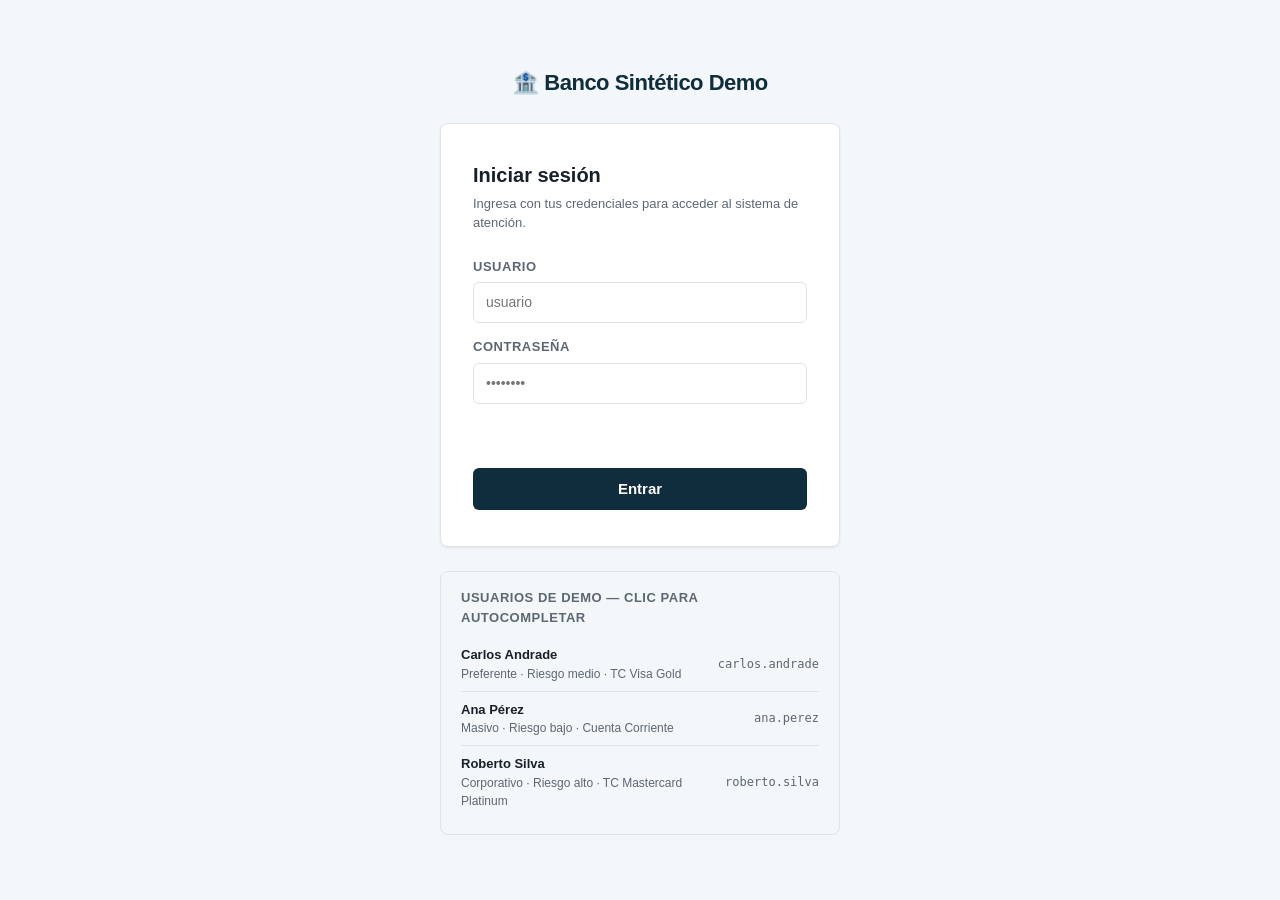
<file: app/static/login.html>
<!doctype html>
<html lang="es">
  <head>
    <meta charset="utf-8" />
    <meta name="viewport" content="width=device-width, initial-scale=1" />
    <title>Banco Demo — Iniciar sesión</title>
    <link rel="stylesheet" href="styles.css" />
  </head>
  <body class="login-page">
    <div class="bank-logo">🏦 Banco Sintético Demo</div>

    <div class="login-box">
      <h1>Iniciar sesión</h1>
      <p>Ingresa con tus credenciales para acceder al sistema de atención.</p>

      <div class="field">
        <label>Usuario</label>
        <input id="username" type="text" placeholder="usuario" autocomplete="username" />
      </div>
      <div class="field">
        <label>Contraseña</label>
        <input id="password" type="password" placeholder="••••••••" autocomplete="current-password" />
      </div>
      <p class="error-msg" id="error"></p>
      <button class="btn-login" id="login-btn">Entrar</button>
    </div>

    <div class="demo-users">
      <h2>Usuarios de demo — clic para autocompletar</h2>
      <div class="demo-user" data-user="carlos.andrade" data-pass="demo123">
        <div>
          <div class="du-name">Carlos Andrade</div>
          <div class="du-meta">Preferente · Riesgo medio · TC Visa Gold</div>
        </div>
        <div class="du-cred">carlos.andrade</div>
      </div>
      <div class="demo-user" data-user="ana.perez" data-pass="demo123">
        <div>
          <div class="du-name">Ana Pérez</div>
          <div class="du-meta">Masivo · Riesgo bajo · Cuenta Corriente</div>
        </div>
        <div class="du-cred">ana.perez</div>
      </div>
      <div class="demo-user" data-user="roberto.silva" data-pass="demo123">
        <div>
          <div class="du-name">Roberto Silva</div>
          <div class="du-meta">Corporativo · Riesgo alto · TC Mastercard Platinum</div>
        </div>
        <div class="du-cred">roberto.silva</div>
      </div>
    </div>

    <script>
      const USERS = {
        "carlos.andrade": { password: "demo123", customer_id: "C-1023", name: "Carlos Andrade",  segment: "Preferente", risk: "Medio" },
        "ana.perez":      { password: "demo123", customer_id: "C-2048", name: "Ana Pérez",       segment: "Masivo",     risk: "Bajo"  },
        "roberto.silva":  { password: "demo123", customer_id: "C-3050", name: "Roberto Silva",   segment: "Corporativo",risk: "Alto"  },
      };

      document.querySelectorAll(".demo-user").forEach(el => {
        el.addEventListener("click", () => {
          document.getElementById("username").value = el.dataset.user;
          document.getElementById("password").value = el.dataset.pass;
        });
      });

      document.getElementById("login-btn").addEventListener("click", login);
      document.getElementById("password").addEventListener("keydown", e => { if (e.key === "Enter") login(); });

      function login() {
        const username = document.getElementById("username").value.trim().toLowerCase();
        const password = document.getElementById("password").value;
        const user = USERS[username];
        if (!user || user.password !== password) {
          document.getElementById("error").textContent = "Usuario o contraseña incorrectos.";
          return;
        }
        sessionStorage.setItem("demo_session", JSON.stringify({
          username, customer_id: user.customer_id, name: user.name,
          segment: user.segment, risk: user.risk
        }));
        window.location.href = "index.html";
      }
    </script>
  </body>
</html>
</file>
<file: app/static/styles.css>
:root {
  --ink: #17202a;
  --muted: #5c6773;
  --line: #dde3ea;
  --bg: #f4f7fa;
  --panel: #ffffff;
  --nav-bg: #0f2d3d;
  --bad: #b91c2c;
  --bad-bg: #fff1f2;
  --bad-border: #fecdd3;
  --good: #0a6648;
  --good-bg: #f0faf6;
  --good-border: #a7f3d0;
  --warn: #92400e;
  --warn-bg: #fffbeb;
  --warn-border: #fde68a;
  --radius: 8px;
  --shadow: 0 1px 3px rgba(0,0,0,.08);
}

* { box-sizing: border-box; margin: 0; padding: 0; }

body {
  font-family: -apple-system, BlinkMacSystemFont, "Segoe UI", Arial, sans-serif;
  font-size: 15px;
  color: var(--ink);
  background: var(--bg);
  line-height: 1.5;
}

/* ── NAV ── */
header {
  background: var(--panel);
  border-bottom: 1px solid var(--line);
}

nav {
  display: flex;
  gap: 6px;
  padding: 12px 32px;
  border-bottom: 1px solid var(--line);
}

nav a {
  padding: 5px 12px;
  border-radius: 6px;
  text-decoration: none;
  color: var(--muted);
  font-size: 13px;
  font-weight: 500;
}

nav a:hover { background: var(--bg); color: var(--ink); }
nav a[aria-current="page"] { background: var(--nav-bg); color: #fff; }

/* ── PAGE TITLE ── */
.page-title {
  padding: 24px 32px 20px;
}

.page-title h1 {
  font-size: 22px;
  font-weight: 700;
  margin: 8px 0 4px;
}

.subtitle {
  font-size: 13px;
  color: var(--muted);
}

/* ── MODE BADGE ── */
.mode-badge {
  display: inline-block;
  padding: 3px 10px;
  border-radius: 20px;
  font-size: 12px;
  font-weight: 700;
  letter-spacing: .04em;
  text-transform: uppercase;
}

.mode-bad  { background: var(--bad-bg);  color: var(--bad);  border: 1px solid var(--bad-border); }
.mode-good { background: var(--good-bg); color: var(--good); border: 1px solid var(--good-border); }

/* ── MAIN ── */
main {
  max-width: 860px;
  margin: 0 auto;
  padding: 24px 32px 48px;
  display: flex;
  flex-direction: column;
  gap: 20px;
}

main.compare-main {
  max-width: 1320px;
}

/* ── QUERY CARD ── */
.query-card {
  background: var(--panel);
  border: 1px solid var(--line);
  border-radius: var(--radius);
  padding: 20px;
  box-shadow: var(--shadow);
  display: flex;
  flex-direction: column;
  gap: 10px;
}

.query-card label {
  font-weight: 600;
  font-size: 14px;
  color: var(--muted);
  text-transform: uppercase;
  letter-spacing: .04em;
}

textarea {
  width: 100%;
  padding: 12px;
  border: 1px solid var(--line);
  border-radius: 6px;
  font: inherit;
  font-size: 14px;
  resize: vertical;
  min-height: 100px;
  color: var(--ink);
  background: var(--bg);
  line-height: 1.5;
}

textarea:focus { outline: 2px solid var(--nav-bg); outline-offset: 1px; }

.btn-query {
  align-self: flex-start;
  padding: 9px 20px;
  border: none;
  border-radius: 6px;
  background: var(--nav-bg);
  color: #fff;
  font: inherit;
  font-size: 14px;
  font-weight: 600;
  cursor: pointer;
  transition: opacity .15s;
}

.btn-query:hover { opacity: .88; }
.btn-query:disabled { opacity: .5; cursor: wait; }
.btn-query--good { background: var(--good); }

/* ── RESULTS ── */
.results-area {
  display: flex;
  flex-direction: column;
  gap: 16px;
}

.results-area.hidden { display: none; }

/* ── CARDS ── */
.card {
  background: var(--panel);
  border: 1px solid var(--line);
  border-radius: var(--radius);
  padding: 20px;
  box-shadow: var(--shadow);
}

.card-header {
  display: flex;
  align-items: center;
  gap: 8px;
  margin-bottom: 14px;
}

.card-header .icon { font-size: 18px; }

.card-header h2 {
  font-size: 14px;
  font-weight: 700;
  text-transform: uppercase;
  letter-spacing: .05em;
  color: var(--muted);
}

/* answer text */
.answer-text {
  font-size: 15px;
  line-height: 1.7;
  white-space: pre-wrap;
}

/* ── ALERT CARDS ── */
.alert {
  border-radius: var(--radius);
  padding: 16px 18px;
  font-size: 14px;
  line-height: 1.6;
}

.alert-bad  { background: var(--bad-bg);  border: 1px solid var(--bad-border);  color: var(--bad); }
.alert-good { background: var(--good-bg); border: 1px solid var(--good-border); color: var(--good); }
.alert-warn { background: var(--warn-bg); border: 1px solid var(--warn-border); color: var(--warn); }

.alert strong { display: block; margin-bottom: 6px; font-size: 15px; }
.alert ul { padding-left: 18px; }
.alert li { margin: 4px 0; }

/* ── STRUCTURED DATA TABLE ── */
.data-grid {
  display: grid;
  grid-template-columns: repeat(auto-fit, minmax(200px, 1fr));
  gap: 12px;
  margin-top: 4px;
}

.data-group {
  background: var(--good-bg);
  border: 1px solid var(--good-border);
  border-radius: 6px;
  padding: 12px;
}

.data-group-title {
  font-size: 11px;
  font-weight: 700;
  text-transform: uppercase;
  letter-spacing: .06em;
  color: var(--good);
  margin-bottom: 8px;
}

.data-row {
  display: flex;
  justify-content: space-between;
  gap: 8px;
  font-size: 13px;
  padding: 3px 0;
  border-bottom: 1px solid var(--good-border);
}

.data-row:last-child { border-bottom: none; }
.data-row .dk { color: var(--muted); }
.data-row .dv { font-weight: 600; text-align: right; }

/* ── SOURCES ── */
details {
  background: var(--panel);
  border: 1px solid var(--line);
  border-radius: var(--radius);
}

details summary {
  padding: 14px 18px;
  cursor: pointer;
  font-size: 13px;
  font-weight: 600;
  color: var(--muted);
  text-transform: uppercase;
  letter-spacing: .04em;
  list-style: none;
  user-select: none;
}

details summary::after {
  content: " ›";
  float: right;
}

details[open] summary::after { content: " ‹"; }

details table {
  width: 100%;
  border-collapse: collapse;
  font-size: 13px;
}

details th, details td {
  padding: 8px 12px;
  border-top: 1px solid var(--line);
  text-align: left;
  vertical-align: top;
}

details th { background: var(--bg); font-weight: 600; color: var(--muted); font-size: 12px; text-transform: uppercase; }

/* ── LOADING ── */
.loading {
  display: flex;
  align-items: center;
  gap: 10px;
  padding: 20px;
  color: var(--muted);
  font-size: 14px;
}

.spinner {
  width: 18px;
  height: 18px;
  border: 2px solid var(--line);
  border-top-color: var(--nav-bg);
  border-radius: 50%;
  animation: spin .7s linear infinite;
  flex-shrink: 0;
}

@keyframes spin { to { transform: rotate(360deg); } }

/* ── COMPARISON PAGE ── */
.compare-grid {
  display: grid;
  grid-template-columns: 1fr 1fr;
  gap: 20px;
  padding: 24px 32px;
  max-width: 1100px;
  margin: 0 auto;
}

.compare-col h2 { font-size: 16px; margin-bottom: 12px; }

/* ── SESSION ── */
.nav-spacer { flex: 1; }

.session-badge {
  font-size: 13px;
  font-weight: 600;
  color: var(--muted);
  padding: 4px 10px;
  background: var(--bg);
  border: 1px solid var(--line);
  border-radius: 20px;
}

.btn-logout {
  padding: 4px 10px;
  border: 1px solid var(--line);
  border-radius: 6px;
  background: #fff;
  color: var(--muted);
  font: inherit;
  font-size: 12px;
  cursor: pointer;
}
.btn-logout:hover { border-color: var(--bad); color: var(--bad); }

.session-context { margin-bottom: 0; }

.session-info {
  display: flex;
  align-items: center;
  gap: 12px;
  background: var(--good-bg);
  border: 1px solid var(--good-border);
  border-radius: var(--radius);
  padding: 14px 18px;
}

.session-icon { font-size: 22px; flex-shrink: 0; }

.session-info strong { display: block; font-size: 15px; }

.session-meta { font-size: 13px; color: var(--good); }

.session-note {
  margin-left: auto;
  font-size: 12px;
  color: var(--good);
  font-style: italic;
  white-space: nowrap;
}

/* ── COMPARE PAGE ── */
.side-by-side-results {
  display: grid;
  grid-template-columns: minmax(0, 1fr) minmax(0, 1fr);
  gap: 18px;
  align-items: start;
}

.result-column {
  min-width: 0;
  display: flex;
  flex-direction: column;
  gap: 12px;
}

.result-column-header {
  display: flex;
  align-items: center;
  justify-content: space-between;
  gap: 10px;
  padding: 10px 12px;
  border: 1px solid var(--line);
  border-radius: var(--radius);
  background: var(--panel);
  box-shadow: var(--shadow);
}

.result-column-header strong {
  color: var(--muted);
  font-size: 13px;
  text-align: right;
}

.wow-scoreboard.hidden { display: none; }

.wow-card {
  display: grid;
  grid-template-columns: minmax(260px, .9fr) minmax(0, 1.4fr);
  gap: 18px;
  align-items: start;
  background: var(--panel);
  border: 1px solid var(--good-border);
  border-radius: var(--radius);
  padding: 18px;
  box-shadow: var(--shadow);
}

.wow-card h2 {
  margin-top: 8px;
  font-size: 18px;
  line-height: 1.3;
}

.wow-grid {
  display: grid;
  gap: 6px;
}

.wow-row {
  display: grid;
  grid-template-columns: minmax(0, 1fr) 92px 150px;
  gap: 8px;
  align-items: center;
  font-size: 13px;
}

.wow-bad,
.wow-good {
  border-radius: 999px;
  padding: 4px 8px;
  text-align: center;
  font-weight: 700;
}

.wow-bad { background: var(--bad-bg); color: var(--bad); border: 1px solid var(--bad-border); }
.wow-good { background: var(--good-bg); color: var(--good); border: 1px solid var(--good-border); }

.wow-footnote {
  grid-column: 1 / -1;
  color: var(--muted);
  font-size: 12px;
  border-top: 1px solid var(--line);
  padding-top: 10px;
}

.compare-intro {
  display: grid;
  grid-template-columns: 1fr 1fr;
  gap: 20px;
}

.compare-intro .card { display: flex; flex-direction: column; gap: 10px; }
.compare-intro h2 { font-size: 17px; margin: 4px 0 0; }
.compare-intro p  { font-size: 14px; color: var(--muted); line-height: 1.55; }
.compare-intro .btn-query { align-self: flex-start; margin-top: auto; text-decoration: none; }

.compare-list { padding-left: 18px; margin: 0; }
.compare-list li { font-size: 13px; margin: 4px 0; line-height: 1.45; }
.bad-list  li { color: var(--bad); }
.good-list li { color: var(--good); }

@media (max-width: 680px) {
  .compare-intro { grid-template-columns: 1fr; }
  .side-by-side-results,
  .wow-card { grid-template-columns: 1fr; }
  .wow-row { grid-template-columns: 1fr; }
  .session-note { display: none; }
}

/* ── MARKDOWN BODY ── */
.md-body h1, .md-body h2, .md-body h3 {
  margin: 12px 0 2px;
  font-weight: 700;
  line-height: 1.3;
}
.md-body h1 { font-size: 17px; }
.md-body h2 { font-size: 15px; color: var(--ink); }
.md-body h3 { font-size: 13px; text-transform: uppercase; letter-spacing: .04em; color: var(--muted); }
.md-body p  { margin: 3px 0; line-height: 1.6; }
.md-body ul, .md-body ol { padding-left: 20px; margin: 2px 0 4px; }
.md-body li { margin: 2px 0; line-height: 1.5; }
.md-body hr { border: none; border-top: 1px solid var(--line); margin: 10px 0; }
.md-body strong { font-weight: 700; }
.md-body code {
  font-family: ui-monospace, Menlo, Consolas, monospace;
  font-size: .85em;
  background: var(--bg);
  padding: 2px 5px;
  border-radius: 4px;
  border: 1px solid var(--line);
}
.md-body table.md-table {
  width: 100%;
  border-collapse: collapse;
  font-size: 13px;
  margin: 10px 0;
}
.md-body table.md-table th,
.md-body table.md-table td {
  padding: 7px 10px;
  border: 1px solid var(--line);
  text-align: left;
}
.md-body table.md-table th { background: var(--bg); font-weight: 600; }

/* ── LOGIN ── */
body.login-page {
  display: flex;
  flex-direction: column;
  min-height: 100vh;
  justify-content: center;
  align-items: center;
  gap: 24px;
}

.bank-logo {
  font-size: 22px;
  font-weight: 800;
  color: var(--nav-bg);
  letter-spacing: -.5px;
}

.login-box {
  background: #fff;
  border: 1px solid var(--line);
  border-radius: var(--radius);
  padding: 36px 32px;
  width: 100%;
  max-width: 400px;
  box-shadow: var(--shadow);
}

.login-box h1 { font-size: 20px; margin-bottom: 4px; }
.login-box p  { font-size: 13px; color: var(--muted); margin-bottom: 24px; }

.field { display: flex; flex-direction: column; gap: 6px; margin-bottom: 14px; }
.field label { font-size: 13px; font-weight: 600; color: var(--muted); text-transform: uppercase; letter-spacing: .04em; }
.field input { padding: 9px 12px; border: 1px solid var(--line); border-radius: 6px; font: inherit; font-size: 14px; }
.field input:focus { outline: 2px solid var(--nav-bg); outline-offset: 1px; }

.btn-login {
  width: 100%;
  padding: 10px;
  border: none;
  border-radius: 6px;
  background: var(--nav-bg);
  color: #fff;
  font: inherit;
  font-size: 15px;
  font-weight: 600;
  cursor: pointer;
  margin-top: 8px;
}
.btn-login:hover { opacity: .88; }

.error-msg { color: var(--bad); font-size: 13px; min-height: 18px; }

.demo-users {
  background: var(--bg);
  border: 1px solid var(--line);
  border-radius: var(--radius);
  padding: 16px 20px;
  width: 100%;
  max-width: 400px;
}
.demo-users h2 { font-size: 13px; font-weight: 700; text-transform: uppercase; letter-spacing: .04em; color: var(--muted); margin-bottom: 10px; }

.demo-user {
  display: flex;
  justify-content: space-between;
  align-items: center;
  padding: 8px 0;
  border-bottom: 1px solid var(--line);
  font-size: 13px;
  cursor: pointer;
}
.demo-user:last-child { border-bottom: none; }
.demo-user:hover { opacity: .75; }
.demo-user .du-name { font-weight: 600; }
.demo-user .du-meta { color: var(--muted); font-size: 12px; }
.demo-user .du-cred { font-family: ui-monospace, monospace; font-size: 12px; color: var(--muted); }

/* ── PRESETS ── */
.presets {
  display: flex;
  flex-wrap: wrap;
  align-items: center;
  gap: 6px;
}

.presets-label {
  font-size: 12px;
  font-weight: 600;
  color: var(--muted);
  text-transform: uppercase;
  letter-spacing: .04em;
  margin-right: 2px;
}

.preset-btn {
  padding: 4px 10px;
  border: 1px solid var(--line);
  border-radius: 20px;
  background: var(--bg);
  color: var(--ink);
  font: inherit;
  font-size: 12px;
  cursor: pointer;
  transition: border-color .15s, background .15s;
}

.preset-btn:hover { border-color: var(--nav-bg); background: #fff; }
.preset-btn.active { border-color: var(--nav-bg); background: var(--nav-bg); color: #fff; }

.trust-card {
  display: grid;
  grid-template-columns: repeat(auto-fit, minmax(145px, 1fr));
  gap: 8px;
}

.trust-item {
  display: flex;
  align-items: center;
  gap: 7px;
  min-width: 0;
  border-radius: 6px;
  padding: 8px;
  font-size: 12px;
  border: 1px solid var(--line);
  background: var(--panel);
}

.trust-item span {
  display: inline-grid;
  place-items: center;
  width: 18px;
  height: 18px;
  border-radius: 50%;
  flex-shrink: 0;
  font-weight: 800;
}

.trust-item strong {
  min-width: 0;
  overflow-wrap: anywhere;
}

.trust-ok { border-color: var(--good-border); color: var(--good); }
.trust-ok span { background: var(--good-bg); }
.trust-fail { border-color: var(--bad-border); color: var(--bad); }
.trust-fail span { background: var(--bad-bg); }

.graph-map-card {
  overflow: hidden;
}

.graph-map {
  display: flex;
  flex-wrap: wrap;
  gap: 8px;
  align-items: center;
}

.graph-node {
  position: relative;
  max-width: 180px;
  border: 1px solid var(--line);
  border-radius: 999px;
  background: var(--bg);
  padding: 6px 10px;
  color: var(--ink);
  font-family: ui-monospace, Menlo, Consolas, monospace;
  font-size: 12px;
  overflow-wrap: anywhere;
}

.graph-node:not(:last-child)::after {
  content: "→";
  position: absolute;
  right: -14px;
  color: var(--muted);
}

.graph-node-0 { border-color: var(--good-border); background: var(--good-bg); }
.graph-node-1 { border-color: var(--line); }
.graph-node-2 { border-color: var(--warn-border); background: var(--warn-bg); }
.graph-node-3 { border-color: var(--good-border); }
.graph-node-4 { border-color: var(--line); background: #fff; }

.action-card {
  border-color: var(--good-border);
}

.action-summary,
.action-buttons {
  display: flex;
  flex-wrap: wrap;
  gap: 8px;
  align-items: center;
}

.action-summary span {
  font-size: 13px;
  color: var(--muted);
}

.action-buttons {
  margin-top: 12px;
}

.btn-action {
  align-self: auto;
}

.action-note {
  margin-top: 10px;
  color: var(--muted);
  font-size: 12px;
}

.modal-backdrop {
  position: fixed;
  inset: 0;
  z-index: 50;
  display: grid;
  place-items: center;
  background: rgba(15, 45, 61, .38);
  padding: 20px;
}

.modal-backdrop.hidden { display: none; }

.modal-card {
  width: min(520px, 100%);
  background: var(--panel);
  border-radius: var(--radius);
  border: 1px solid var(--line);
  box-shadow: 0 18px 45px rgba(15,45,61,.22);
  padding: 22px;
}

.modal-card h2 {
  font-size: 19px;
  margin-bottom: 8px;
}

.modal-card p,
.modal-result {
  color: var(--muted);
  font-size: 14px;
}

.modal-facts {
  display: grid;
  gap: 8px;
  margin: 16px 0;
}

.modal-actions {
  display: flex;
  justify-content: flex-end;
  gap: 10px;
  margin-top: 16px;
}

.modal-success {
  color: var(--good);
  border: 1px solid var(--good-border);
  background: var(--good-bg);
  border-radius: 6px;
  padding: 10px;
}

.modal-error {
  color: var(--bad);
  border: 1px solid var(--bad-border);
  background: var(--bad-bg);
  border-radius: 6px;
  padding: 10px;
}

.graph-context-grid,
.split-tables {
  display: grid;
  grid-template-columns: minmax(0, 1fr) minmax(0, 1fr);
  gap: 16px;
}

.graph-panel {
  min-width: 0;
  border: 1px solid var(--line);
  border-radius: 6px;
  background: var(--bg);
  padding: 12px;
}

.graph-panel-title {
  display: flex;
  align-items: center;
  justify-content: space-between;
  gap: 8px;
  margin-bottom: 10px;
  color: var(--muted);
  font-size: 12px;
  font-weight: 700;
  text-transform: uppercase;
  letter-spacing: .04em;
}

.graph-list,
.lineage-list {
  display: grid;
  gap: 8px;
  list-style: none;
}

.graph-relation {
  display: grid;
  grid-template-columns: minmax(0, .9fr) auto minmax(0, 1.1fr);
  align-items: center;
  gap: 8px;
  padding: 8px;
  border: 1px solid var(--line);
  border-radius: 6px;
  background: var(--panel);
}

.graph-relation span,
.lineage-main span {
  min-width: 0;
  color: var(--muted);
  font-family: ui-monospace, Menlo, Consolas, monospace;
  font-size: 12px;
  overflow-wrap: anywhere;
}

.lineage-event {
  min-width: 0;
  padding: 8px;
  border: 1px solid var(--line);
  border-radius: 6px;
  background: var(--panel);
}

.lineage-main {
  display: grid;
  grid-template-columns: minmax(0, .8fr) minmax(0, 1.2fr);
  gap: 8px;
  align-items: start;
  margin-bottom: 8px;
}

.lineage-outputs {
  display: flex;
  flex-wrap: wrap;
  gap: 5px;
}

.graph-count,
.more-chip {
  border: 1px solid var(--line);
  border-radius: 999px;
  background: var(--panel);
  color: var(--muted);
  font-size: 11px;
  font-weight: 600;
  padding: 2px 7px;
  white-space: nowrap;
}

.graph-context-grid code {
  min-width: 0;
  max-width: 100%;
  display: inline-block;
  overflow-wrap: anywhere;
  white-space: normal;
}

.split-tables h3 {
  font-size: 13px;
  margin-bottom: 8px;
}

/* ── UTILS ── */
code {
  font-family: ui-monospace, Menlo, Consolas, monospace;
  font-size: .88em;
  background: var(--bg);
  padding: 2px 5px;
  border-radius: 4px;
  border: 1px solid var(--line);
}

@media (max-width: 680px) {
  nav, .page-title, main { padding-left: 16px; padding-right: 16px; }
  .data-grid { grid-template-columns: 1fr; }
  .graph-context-grid, .split-tables { grid-template-columns: 1fr; }
  .graph-relation { grid-template-columns: 1fr; }
  .lineage-main { grid-template-columns: 1fr; }
}
</file>
